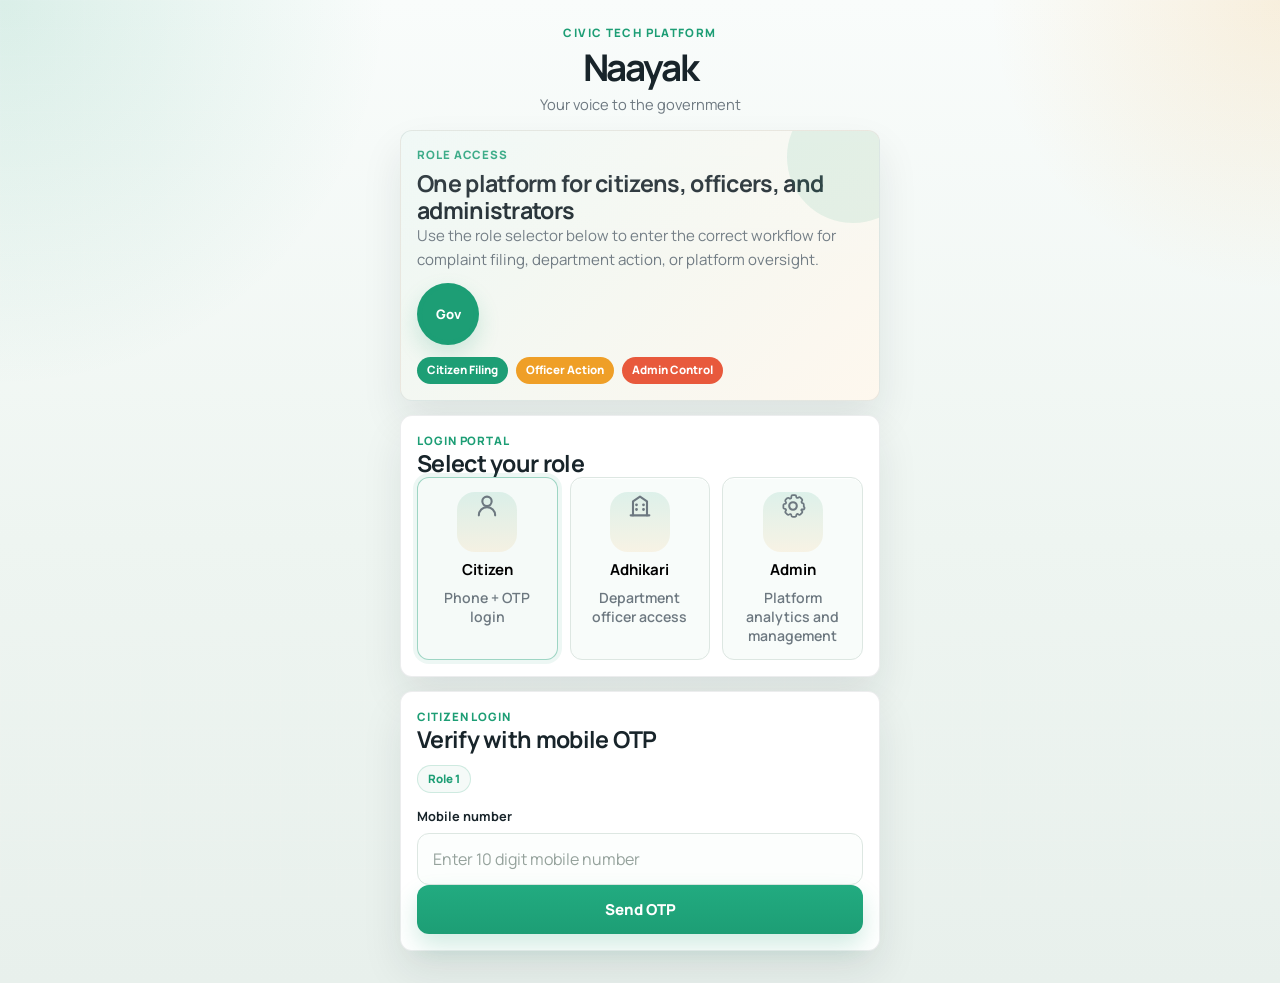
<file: frontend/index.html>
<!DOCTYPE html>
<html lang="en">
<head>
    <meta charset="UTF-8">
    <meta name="viewport" content="width=device-width, initial-scale=1.0">
    <title>Naayak | Role Login</title>
    <link rel="preconnect" href="https://fonts.googleapis.com">
    <link rel="preconnect" href="https://fonts.gstatic.com" crossorigin>
    <link href="https://fonts.googleapis.com/css2?family=Manrope:wght@400;500;600;700;800&display=swap" rel="stylesheet">
    <link rel="stylesheet" href="style.css">
</head>
<body>
    <main class="app-shell">
        <div class="mobile-frame">
            <header class="top-header">
                <p class="top-header-kicker" data-i18n="kicker_civic_tech">Civic Tech Platform</p>
                <h1 class="brand-title">Naayak</h1>
                <p class="brand-subtitle" data-i18n="subtitle_voice">Your voice to the government</p>
            </header>

            <section class="hero-card">
                <div class="eyebrow" data-i18n="eyebrow_role_access">Role Access</div>
                <div class="hero-row">
                    <div>
                        <h2 data-i18n="hero_heading">One platform for citizens, officers, and administrators</h2>
                        <p data-i18n="hero_desc">Use the role selector below to enter the correct workflow for complaint filing, department action, or platform oversight.</p>
                    </div>
                    <div class="seal-mark">Gov</div>
                </div>
                <div class="hero-badges">
                    <span class="badge badge-green" data-i18n="badge_citizen_filing">Citizen Filing</span>
                    <span class="badge badge-yellow" data-i18n="badge_officer_action">Officer Action</span>
                    <span class="badge badge-red" data-i18n="badge_admin_control">Admin Control</span>
                </div>
            </section>

            <section class="card section-card">
                <div class="section-head">
                    <div>
                        <p class="section-kicker" data-i18n="login_portal">Login Portal</p>
                        <h2 data-i18n="select_role">Select your role</h2>
                    </div>
                </div>

                <div class="role-selector role-grid">
                    <button type="button" id="citizenRoleBtn" class="role-card active-role" onclick="selectRole('citizen')">
                        <span class="role-icon" aria-hidden="true">
                            <svg viewBox="0 0 24 24" fill="none">
                                <path d="M12 12a4 4 0 1 0-4-4 4 4 0 0 0 4 4Z" stroke="currentColor" stroke-width="1.8" stroke-linecap="round" stroke-linejoin="round"/>
                                <path d="M5 20a7 7 0 0 1 14 0" stroke="currentColor" stroke-width="1.8" stroke-linecap="round" stroke-linejoin="round"/>
                            </svg>
                        </span>
                        <strong data-i18n="role_citizen">Citizen</strong>
                        <span class="role-copy" data-i18n="role_citizen_desc">Phone + OTP login</span>
                    </button>
                    <button type="button" id="adhikariRoleBtn" class="role-card" onclick="selectRole('adhikari')">
                        <span class="role-icon" aria-hidden="true">
                            <svg viewBox="0 0 24 24" fill="none">
                                <path d="M4 20h16" stroke="currentColor" stroke-width="1.8" stroke-linecap="round"/>
                                <path d="M6 20V8l6-4 6 4v12" stroke="currentColor" stroke-width="1.8" stroke-linecap="round" stroke-linejoin="round"/>
                                <path d="M9 11h.01M15 11h.01M9 15h.01M15 15h.01" stroke="currentColor" stroke-width="2.4" stroke-linecap="round"/>
                            </svg>
                        </span>
                        <strong data-i18n="role_adhikari">Adhikari</strong>
                        <span class="role-copy" data-i18n="role_adhikari_desc">Department officer access</span>
                    </button>
                    <button type="button" id="adminRoleBtn" class="role-card" onclick="selectRole('admin')">
                        <span class="role-icon" aria-hidden="true">
                            <svg viewBox="0 0 24 24" fill="none">
                                <path d="M12 8.75a3.25 3.25 0 1 0 0 6.5 3.25 3.25 0 0 0 0-6.5Z" stroke="currentColor" stroke-width="1.8"/>
                                <path d="M19.4 15a1 1 0 0 0 .2 1.1l.05.05a1.25 1.25 0 0 1 0 1.77l-1.27 1.27a1.25 1.25 0 0 1-1.77 0l-.05-.05a1 1 0 0 0-1.1-.2 1 1 0 0 0-.6.92V20a1.25 1.25 0 0 1-1.25 1.25h-1.8A1.25 1.25 0 0 1 10.56 20v-.08a1 1 0 0 0-.6-.92 1 1 0 0 0-1.1.2l-.05.05a1.25 1.25 0 0 1-1.77 0l-1.27-1.27a1.25 1.25 0 0 1 0-1.77l.05-.05a1 1 0 0 0 .2-1.1 1 1 0 0 0-.92-.6H5a1.25 1.25 0 0 1-1.25-1.25v-1.8A1.25 1.25 0 0 1 5 10.11h.08a1 1 0 0 0 .92-.6 1 1 0 0 0-.2-1.1l-.05-.05a1.25 1.25 0 0 1 0-1.77l1.27-1.27a1.25 1.25 0 0 1 1.77 0l.05.05a1 1 0 0 0 1.1.2h.02a1 1 0 0 0 .58-.92V4a1.25 1.25 0 0 1 1.25-1.25h1.8A1.25 1.25 0 0 1 14.81 4v.08a1 1 0 0 0 .6.92 1 1 0 0 0 1.1-.2l.05-.05a1.25 1.25 0 0 1 1.77 0l1.27 1.27a1.25 1.25 0 0 1 0 1.77l-.05.05a1 1 0 0 0-.2 1.1v.02a1 1 0 0 0 .92.58H20a1.25 1.25 0 0 1 1.25 1.25v1.8A1.25 1.25 0 0 1 20 14.81h-.08a1 1 0 0 0-.92.6Z" stroke="currentColor" stroke-width="1.5" stroke-linecap="round" stroke-linejoin="round"/>
                            </svg>
                        </span>
                        <strong data-i18n="role_admin">Admin</strong>
                        <span class="role-copy" data-i18n="role_admin_desc">Platform analytics and management</span>
                    </button>
                </div>
            </section>

            <section id="citizenLogin" class="card section-card screen-panel active-screen">
                <div class="section-head">
                    <div>
                        <p class="section-kicker" data-i18n="citizen_login_kicker">Citizen Login</p>
                        <h2 data-i18n="citizen_login_heading">Verify with mobile OTP</h2>
                    </div>
                    <span class="section-tag" data-i18n="role_tag_1">Role 1</span>
                </div>

                <label class="field-label" for="citizenPhone" data-i18n="label_mobile">Mobile number</label>
                <input type="tel" id="citizenPhone" placeholder="Enter 10 digit mobile number" data-i18n-placeholder="placeholder_mobile" maxlength="10">

                <button class="btn btn-primary" type="button" onclick="sendCitizenOTP()" data-i18n="btn_send_otp">Send OTP</button>

                <div id="citizenOtpBox" class="otp-panel hidden">
                    <label class="field-label" for="citizenOtp" data-i18n="label_verification_code">Verification code</label>
                    <input type="text" id="citizenOtp" placeholder="Use 123456 for demo" data-i18n-placeholder="placeholder_otp" maxlength="6">
                    <button class="btn btn-primary" type="button" onclick="loginCitizen()" data-i18n="btn_continue_citizen">Continue as Citizen</button>
                </div>
            </section>

            <section id="adhikariLogin" class="card section-card screen-panel hidden">
                <div class="section-head">
                    <div>
                        <p class="section-kicker" data-i18n="adhikari_login_kicker">Adhikari Login</p>
                        <h2 data-i18n="adhikari_login_heading">Department officer access</h2>
                    </div>
                    <span class="section-tag" data-i18n="role_tag_2">Role 2</span>
                </div>

                <div class="credential-card">
                    <strong data-i18n="demo_credentials">Demo credentials</strong>
                    <p>Email: `roads.officer@gov.in`</p>
                    <p>Password: `adhikari123`</p>
                </div>

                <label class="field-label" for="adhikariEmail" data-i18n="label_official_email">Official email</label>
                <input type="email" id="adhikariEmail" placeholder="Enter officer email" data-i18n-placeholder="placeholder_officer_email">

                <label class="field-label" for="adhikariPassword" data-i18n="label_password">Password</label>
                <input type="password" id="adhikariPassword" placeholder="Enter password" data-i18n-placeholder="placeholder_password">

                <button class="btn btn-primary" type="button" onclick="loginAdhikari()" data-i18n="btn_continue_adhikari">Continue as Adhikari</button>
            </section>

            <section id="adminLogin" class="card section-card screen-panel hidden">
                <div class="section-head">
                    <div>
                        <p class="section-kicker" data-i18n="admin_login_kicker">Admin Login</p>
                        <h2 data-i18n="admin_login_heading">Platform administration access</h2>
                    </div>
                    <span class="section-tag" data-i18n="role_tag_3">Role 3</span>
                </div>

                <div class="credential-card">
                    <strong data-i18n="demo_credentials">Demo credentials</strong>
                    <p>Email: `admin@naayak.gov.in`</p>
                    <p>Password: `admin123`</p>
                </div>

                <label class="field-label" for="adminEmail" data-i18n="label_admin_email">Admin email</label>
                <input type="email" id="adminEmail" placeholder="Enter admin email" data-i18n-placeholder="placeholder_admin_email">

                <label class="field-label" for="adminPassword" data-i18n="label_password">Password</label>
                <input type="password" id="adminPassword" placeholder="Enter password" data-i18n-placeholder="placeholder_password">

                <button class="btn btn-primary" type="button" onclick="loginAdmin()" data-i18n="btn_continue_admin">Continue as Admin</button>
            </section>
        </div>
    </main>

    <script src="script.js"></script>
</body>
</html>
</file>
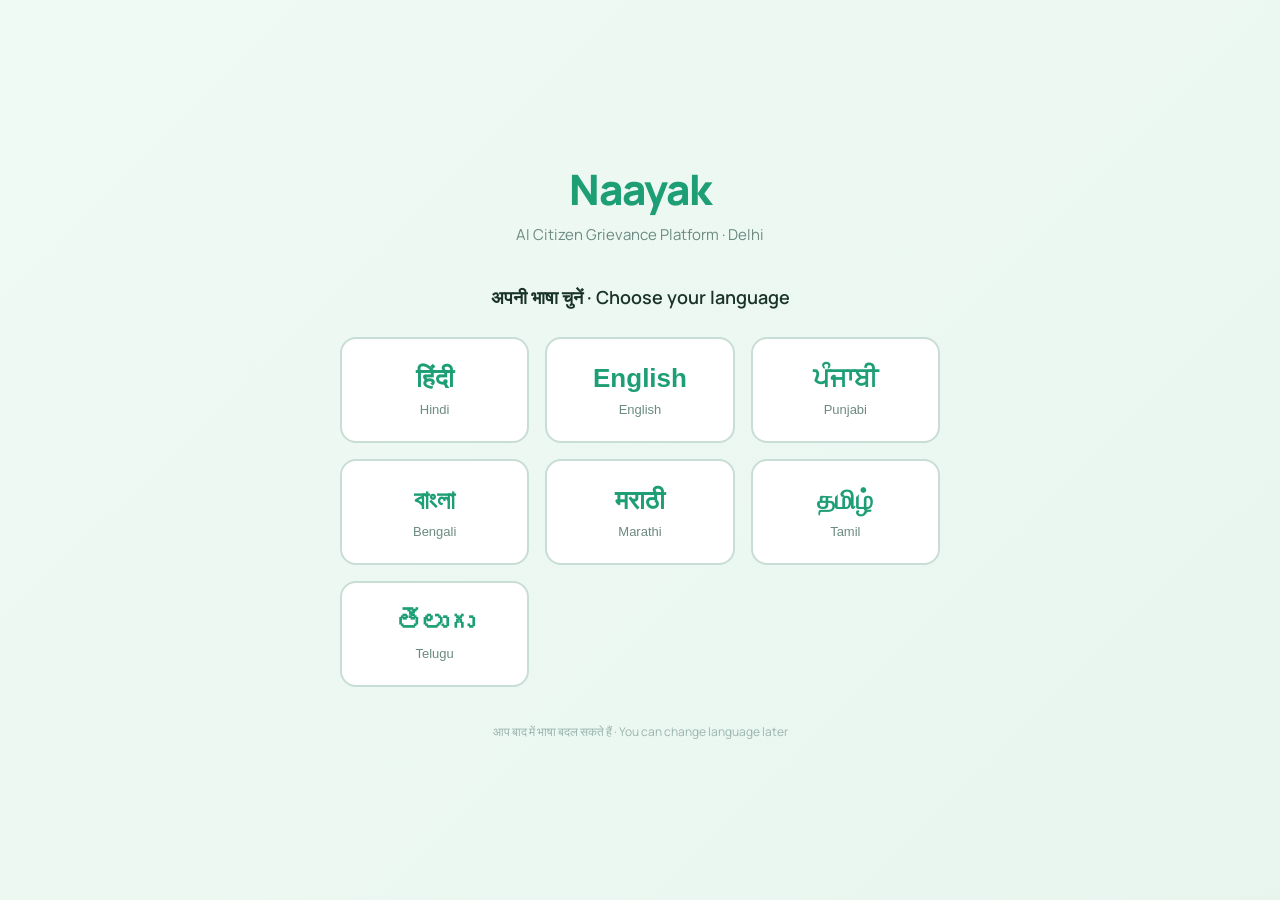
<file: frontend/lang.html>
<!DOCTYPE html>
<html lang="en">
<head>
    <meta charset="UTF-8">
    <meta name="viewport" content="width=device-width, initial-scale=1.0">
    <title>Naayak | Choose Language</title>
    <link rel="preconnect" href="https://fonts.googleapis.com">
    <link href="https://fonts.googleapis.com/css2?family=Manrope:wght@400;600;700;800&display=swap" rel="stylesheet">
    <style>
        * { margin: 0; padding: 0; box-sizing: border-box; }

        body {
            min-height: 100vh;
            background: linear-gradient(135deg, #f0faf5 0%, #e8f5ef 100%);
            display: flex;
            flex-direction: column;
            align-items: center;
            justify-content: center;
            font-family: 'Manrope', sans-serif;
            padding: 24px;
        }

        .brand {
            text-align: center;
            margin-bottom: 40px;
        }

        .brand-name {
            font-size: 42px;
            font-weight: 800;
            color: #1D9E75;
            letter-spacing: -1px;
        }

        .brand-tagline {
            font-size: 15px;
            color: #6b8a80;
            margin-top: 6px;
        }

        .prompt {
            font-size: 18px;
            font-weight: 600;
            color: #1a3329;
            text-align: center;
            margin-bottom: 28px;
        }

        .lang-grid {
            display: grid;
            grid-template-columns: repeat(auto-fit, minmax(160px, 1fr));
            gap: 16px;
            width: 100%;
            max-width: 600px;
        }

        .lang-btn {
            background: #fff;
            border: 2px solid #c8ddd5;
            border-radius: 16px;
            padding: 24px 16px;
            cursor: pointer;
            text-align: center;
            transition: all 0.2s;
            text-decoration: none;
            display: flex;
            flex-direction: column;
            align-items: center;
            gap: 8px;
        }

        .lang-btn:hover {
            border-color: #1D9E75;
            background: #edf7f3;
            transform: translateY(-2px);
            box-shadow: 0 8px 24px rgba(29,158,117,0.15);
        }

        .lang-native {
            font-size: 26px;
            font-weight: 700;
            color: #1D9E75;
            line-height: 1.2;
        }

        .lang-english {
            font-size: 13px;
            color: #6b8a80;
            font-weight: 500;
        }

        .footer-note {
            margin-top: 36px;
            font-size: 12px;
            color: #9bb5ae;
            text-align: center;
        }
    </style>
</head>
<body>

    <div class="brand">
        <div class="brand-name">Naayak</div>
        <div class="brand-tagline">AI Citizen Grievance Platform · Delhi</div>
    </div>

    <p class="prompt">अपनी भाषा चुनें · Choose your language</p>

    <div class="lang-grid">
        <button class="lang-btn" onclick="selectLang('Hindi')">
            <span class="lang-native">हिंदी</span>
            <span class="lang-english">Hindi</span>
        </button>
        <button class="lang-btn" onclick="selectLang('English')">
            <span class="lang-native">English</span>
            <span class="lang-english">English</span>
        </button>
        <button class="lang-btn" onclick="selectLang('Punjabi')">
            <span class="lang-native">ਪੰਜਾਬੀ</span>
            <span class="lang-english">Punjabi</span>
        </button>
        <button class="lang-btn" onclick="selectLang('Bengali')">
            <span class="lang-native">বাংলা</span>
            <span class="lang-english">Bengali</span>
        </button>
        <button class="lang-btn" onclick="selectLang('Marathi')">
            <span class="lang-native">मराठी</span>
            <span class="lang-english">Marathi</span>
        </button>
        <button class="lang-btn" onclick="selectLang('Tamil')">
            <span class="lang-native">தமிழ்</span>
            <span class="lang-english">Tamil</span>
        </button>
        <button class="lang-btn" onclick="selectLang('Telugu')">
            <span class="lang-native">తెలుగు</span>
            <span class="lang-english">Telugu</span>
        </button>
    </div>

    <p class="footer-note">आप बाद में भाषा बदल सकते हैं · You can change language later</p>

    <script>
        function selectLang(lang) {
            localStorage.setItem('naayak_lang', lang);
            window.location.href = 'index.html';
        }

        // If language already selected, skip this page
        if (localStorage.getItem('naayak_lang')) {
            window.location.href = 'index.html';
        }
    </script>

</body>
</html>
</file>
<file: frontend/style.css>
:root {
    --green: #1D9E75;
    --red: #E8593C;
    --yellow: #EF9F27;
    --ink: #18242a;
    --muted: #6d7880;
    --line: #dde7e2;
    --line-strong: #cbd8d2;
    --surface: #ffffff;
    --surface-soft: #f8fcfa;
    --canvas: #edf5f1;
    --sidebar: #173129;
    --shadow-sm: 0 10px 26px rgba(24, 36, 42, 0.06);
    --shadow-md: 0 20px 42px rgba(24, 36, 42, 0.09);
    --radius-xl: 12px;
    --radius-lg: 12px;
    --radius-md: 12px;
    --radius-sm: 12px;
    --space-1: 8px;
    --space-2: 12px;
    --space-3: 16px;
    --space-4: 20px;
    --space-5: 24px;
    --space-6: 32px;
}

*,
*::before,
*::after {
    box-sizing: border-box;
    min-width: 0;
}

html {
    scroll-behavior: smooth;
}

body {
    margin: 0;
    min-height: 100vh;
    font-family: "Manrope", sans-serif;
    color: var(--ink);
    background:
        radial-gradient(circle at top left, rgba(29, 158, 117, 0.14), transparent 24%),
        radial-gradient(circle at top right, rgba(239, 159, 39, 0.14), transparent 18%),
        linear-gradient(180deg, #f9fcfb 0%, #eef5f1 55%, #e8f0ec 100%);
}

body::before {
    content: "";
    position: fixed;
    inset: 0;
    pointer-events: none;
    background-image:
        linear-gradient(rgba(255, 255, 255, 0.22) 1px, transparent 1px),
        linear-gradient(90deg, rgba(255, 255, 255, 0.22) 1px, transparent 1px);
    background-size: 28px 28px;
    opacity: 0.24;
}

img,
canvas {
    display: block;
    max-width: 100%;
}

a {
    color: inherit;
}

h1,
h2,
h3,
h4,
p {
    margin: 0;
}

h1 {
    font-size: clamp(1.75rem, 6vw, 2.1rem);
    line-height: 1.05;
    letter-spacing: -0.04em;
}

h2 {
    font-size: clamp(1.18rem, 4.6vw, 1.45rem);
    line-height: 1.16;
    letter-spacing: -0.03em;
}

h3 {
    font-size: clamp(0.96rem, 3.6vw, 1.05rem);
    line-height: 1.3;
}

p {
    color: var(--muted);
    line-height: 1.58;
    font-size: 0.94rem;
}

.app-shell {
    min-height: 100vh;
    display: flex;
    justify-content: center;
    padding: 16px 12px 32px;
}

.mobile-frame,
.container {
    width: 100%;
    max-width: 480px;
    display: grid;
    gap: 14px;
    margin: 0 auto;
}

.dashboard-shell {
    width: 100%;
    max-width: 480px;
    min-height: 100vh;
    display: grid;
    gap: 14px;
    margin: 0 auto;
    padding: 16px 12px 32px;
}

.side-panel {
    display: grid;
    gap: 16px;
    background: linear-gradient(180deg, rgba(23, 49, 41, 0.98), rgba(15, 36, 29, 0.98));
    color: #f2fbf8;
    padding: 16px;
    border-radius: 12px;
    box-shadow: var(--shadow-md);
}

.side-panel p {
    color: rgba(242, 251, 248, 0.72);
}

.side-brand {
    display: grid;
    gap: 6px;
}

.brand-title-left {
    color: #ffffff;
}

.side-nav {
    display: grid;
    gap: 10px;
}

.side-link {
    display: block;
    text-decoration: none;
    padding: 12px 14px;
    border-radius: 12px;
    background: rgba(255, 255, 255, 0.06);
    color: #f3fbf8;
    font-size: 0.93rem;
    font-weight: 700;
    transition: transform 0.2s ease, background-color 0.2s ease, opacity 0.2s ease;
}

.side-link:hover {
    transform: translateY(-1px);
    background: rgba(255, 255, 255, 0.11);
}

.active-link {
    background: rgba(29, 158, 117, 0.3);
}

.dashboard-main {
    display: grid;
    gap: 14px;
}

.dashboard-grid {
    display: grid;
    gap: 14px;
}

.top-header {
    display: grid;
    gap: 6px;
    text-align: center;
    padding: 8px 12px 0;
    position: relative;
}

.logout-btn {
    position: absolute;
    top: 10px;
    right: 12px;
    font-size: 0.75rem;
    font-weight: 700;
    color: var(--green);
    text-decoration: none;
    background: rgba(0,0,0,0.06);
    padding: 4px 10px;
    border-radius: 20px;
    transition: background 0.2s;
}

.logout-btn:hover {
    background: rgba(0,0,0,0.12);
}

.top-header-kicker {
    font-size: 0.72rem;
    font-weight: 800;
    letter-spacing: 0.12em;
    text-transform: uppercase;
    color: var(--green);
}

.brand-title {
    font-size: clamp(1.95rem, 7vw, 2.3rem);
    letter-spacing: -0.06em;
}

.brand-subtitle {
    font-size: 0.92rem;
}

.card,
.hero-card,
.table-card {
    position: relative;
    width: 100%;
    background: var(--surface);
    border: 1px solid rgba(24, 36, 42, 0.08);
    border-radius: 12px;
    box-shadow: var(--shadow-md);
    padding: 16px;
}

.hero-card {
    overflow: hidden;
    background:
        linear-gradient(135deg, rgba(29, 158, 117, 0.08), rgba(239, 159, 39, 0.08)),
        var(--surface);
}

.hero-card::before {
    content: "";
    position: absolute;
    inset: 0;
    pointer-events: none;
    background: linear-gradient(180deg, rgba(255, 255, 255, 0.18), transparent 55%);
}

.hero-card::after {
    content: "";
    position: absolute;
    top: -40px;
    right: -40px;
    width: 132px;
    height: 132px;
    border-radius: 50%;
    background: rgba(29, 158, 117, 0.1);
}

.section-card {
    backdrop-filter: blur(10px);
}

@keyframes screen-enter {
    from {
        opacity: 0;
        transform: translateY(10px);
    }

    to {
        opacity: 1;
        transform: translateY(0);
    }
}

@keyframes spin {
    from {
        transform: rotate(0deg);
    }

    to {
        transform: rotate(360deg);
    }
}

.eyebrow,
.section-kicker,
.kpi-label,
.result-label,
.table-label {
    font-size: 0.72rem;
    font-weight: 800;
    letter-spacing: 0.08em;
    text-transform: uppercase;
    color: var(--green);
}

.hero-row,
.section-head,
.quick-stats,
.service-grid,
.result-grid,
.kpi-grid,
.action-stack,
.queue-list,
.table-toolbar,
.role-selector,
.management-list,
.flow-stepper,
.tracking-timeline {
    display: grid;
    gap: 12px;
}

.hero-row,
.section-head {
    grid-template-columns: 1fr;
    align-items: start;
}

.hero-row {
    margin: 8px 0 12px;
}

.hero-badges {
    display: flex;
    flex-wrap: wrap;
    gap: 8px;
    align-items: flex-start;
}

.quick-stats,
.service-grid,
.result-grid,
.kpi-grid {
    grid-template-columns: 1fr;
}

.result-row-compact {
    display: grid;
    grid-template-columns: repeat(2, minmax(0, 1fr));
    gap: 12px;
}

.mini-stat,
.service-tile,
.result-tile,
.kpi-card,
.credential-card,
.management-item,
.role-card {
    width: 100%;
    border: 1px solid var(--line);
    border-radius: 12px;
    padding: 14px;
    background: var(--surface-soft);
    box-shadow: inset 0 1px 0 rgba(255, 255, 255, 0.92);
}

.mini-stat strong,
.kpi-card strong {
    display: block;
    margin-bottom: 4px;
    font-size: clamp(1.3rem, 5vw, 1.55rem);
    line-height: 1;
}

.kpi-value-red {
    color: var(--red);
}

.kpi-value-amber {
    color: #b56a00;
}

.kpi-value-green {
    color: var(--green);
}

.service-tile strong,
.result-tile strong,
.role-card strong,
.management-item strong,
.credential-card strong {
    display: block;
    line-height: 1.32;
}

#predictionCard {
    background: #ffffff;
    border-radius: 16px;
    box-shadow: 0 14px 32px rgba(24, 36, 42, 0.08);
    border-left: 5px solid var(--line);
}

#predictionCard:has(#escalationRisk.badge-red) {
    border-left-color: var(--red);
}

#predictionCard:has(#escalationRisk.badge-yellow) {
    border-left-color: var(--yellow);
}

#predictionCard:has(#escalationRisk.badge-green) {
    border-left-color: var(--green);
}

.progress-bar-container {
    width: 100%;
    height: 12px;
    border-radius: 999px;
    overflow: hidden;
    background: #e8efeb;
    box-shadow: inset 0 1px 2px rgba(24, 36, 42, 0.08);
}

.progress-bar {
    width: 0;
    height: 100%;
    border-radius: inherit;
    background: var(--yellow);
    transition: width 0.45s ease, background-color 0.3s ease;
}

.bulk-banner {
    background: linear-gradient(135deg, #fff4d8, #fde8b8);
    color: #764d00;
    padding: 14px 16px;
    border-radius: 12px;
    border: 1px solid rgba(239, 159, 39, 0.35);
    margin-bottom: 16px;
    text-align: left;
    font-weight: 600;
}

.bulk-banner strong {
    display: block;
    margin-bottom: 4px;
    color: #8a5a06;
}

.role-card {
    text-align: center;
    cursor: pointer;
    transition: transform 0.2s ease, border-color 0.2s ease, box-shadow 0.2s ease;
    display: grid;
    justify-items: center;
    align-content: start;
    gap: 8px;
    min-height: 168px;
}

.role-card span {
    display: block;
    color: var(--muted);
    font-size: 0.88rem;
    font-weight: 600;
}

.role-grid {
    grid-template-columns: repeat(3, minmax(0, 1fr));
}

.role-icon {
    width: 60px;
    height: 60px;
    display: grid;
    place-items: center;
    border-radius: 18px;
    color: var(--green);
    background: linear-gradient(180deg, rgba(29, 158, 117, 0.12), rgba(239, 159, 39, 0.1));
}

.role-icon svg {
    width: 28px;
    height: 28px;
}

.role-copy {
    margin-top: 0;
}

.role-card:hover {
    transform: translateY(-1px);
}

.active-role {
    border-color: rgba(29, 158, 117, 0.4);
    box-shadow: 0 0 0 4px rgba(29, 158, 117, 0.08);
    background: #f5faf8;
}

.seal-mark {
    width: 62px;
    min-width: 62px;
    height: 62px;
    display: grid;
    place-items: center;
    border-radius: 50%;
    color: var(--surface);
    font-size: 0.82rem;
    font-weight: 800;
    background: var(--green);
    border: 5px solid rgba(29, 158, 117, 0.12);
    box-shadow: 0 10px 22px rgba(29, 158, 117, 0.18);
}

.field-label {
    display: block;
    margin: 14px 0 8px;
    font-size: 0.8rem;
    font-weight: 700;
    color: var(--ink);
}

input,
select,
textarea,
button {
    width: 100%;
    max-width: 100%;
    font: inherit;
}

input,
select,
textarea {
    border: 1px solid var(--line);
    border-radius: 12px;
    padding: 14px 15px;
    background: #fcfefd;
    color: var(--ink);
    outline: none;
    transition: border-color 0.2s ease, box-shadow 0.2s ease, background-color 0.2s ease, transform 0.2s ease;
}

.visually-hidden {
    position: absolute;
    width: 1px;
    height: 1px;
    padding: 0;
    margin: -1px;
    overflow: hidden;
    clip: rect(0, 0, 0, 0);
    white-space: nowrap;
    border: 0;
}

.flow-stepper {
    grid-template-columns: repeat(4, minmax(0, 1fr));
    margin-bottom: 8px;
    overflow-x: auto;
    padding-bottom: 4px;
    scrollbar-width: none;
}

.flow-stepper::-webkit-scrollbar {
    display: none;
}

.flow-step {
    position: relative;
    display: grid;
    gap: 8px;
    padding: 14px 10px 10px;
    border-radius: 14px;
    border: 1px solid var(--line);
    background: #fbfdfc;
}

.flow-step::after {
    content: "";
    position: absolute;
    top: 28px;
    left: calc(100% - 8px);
    width: 16px;
    height: 2px;
    background: var(--line-strong);
}

.flow-step:last-child::after {
    display: none;
}

.flow-step strong {
    display: block;
    font-size: 0.84rem;
}

.flow-step span:last-child {
    color: var(--muted);
    font-size: 0.75rem;
    line-height: 1.35;
}

.flow-step-index {
    width: 28px;
    height: 28px;
    display: grid;
    place-items: center;
    border-radius: 999px;
    font-size: 0.78rem;
    font-weight: 800;
    color: var(--muted);
    background: #eef4f1;
}

.flow-step.is-complete .flow-step-index,
.flow-step.is-current .flow-step-index {
    color: #ffffff;
    background: var(--green);
}

.flow-step.is-current {
    border-color: rgba(29, 158, 117, 0.28);
    box-shadow: 0 0 0 4px rgba(29, 158, 117, 0.08);
}

.chip-scroll {
    display: flex;
    gap: 10px;
    overflow-x: auto;
    padding: 2px 2px 6px;
    margin-bottom: 2px;
    scrollbar-width: none;
    -webkit-overflow-scrolling: touch;
}

.chip-scroll::-webkit-scrollbar {
    display: none;
}

.category-chip {
    width: auto;
    flex: 0 0 auto;
    padding: 12px 16px;
    border: 1px solid rgba(24, 36, 42, 0.08);
    border-radius: 999px;
    background: #f7fbf9;
    color: var(--ink);
    box-shadow: none;
}

.category-chip.active-chip {
    color: #ffffff;
    background: linear-gradient(180deg, #22ab80 0%, var(--green) 100%);
    box-shadow: 0 10px 20px rgba(29, 158, 117, 0.18);
}

.department-tile {
    gap: 10px;
}

.department-inline {
    display: flex;
    flex-wrap: wrap;
    align-items: center;
    gap: 10px;
}

.copy-tag {
    width: auto;
    max-width: 100%;
    padding: 8px 12px;
    border-radius: 999px;
    border: 1px solid rgba(29, 158, 117, 0.18);
    background: rgba(29, 158, 117, 0.08);
    color: var(--green);
    font-size: 0.8rem;
    font-weight: 700;
    box-shadow: none;
}

.copy-tag:hover {
    background: rgba(29, 158, 117, 0.12);
}

.tracking-timeline {
    position: relative;
    gap: 0;
    margin-top: 10px;
}

.timeline-step {
    position: relative;
    display: grid;
    grid-template-columns: 36px 1fr;
    gap: 12px;
    padding: 0 0 18px;
}

.timeline-step::before {
    content: "";
    position: absolute;
    left: 17px;
    top: 38px;
    bottom: 0;
    width: 2px;
    background: var(--line);
}

.timeline-step:last-child::before {
    display: none;
}

.timeline-marker {
    width: 36px;
    height: 36px;
    display: grid;
    place-items: center;
    border-radius: 999px;
    font-size: 0.84rem;
    font-weight: 800;
    color: #75837c;
    background: #eef4f1;
    z-index: 1;
}

.timeline-content {
    padding: 6px 0 0;
}

.timeline-content strong {
    display: block;
    margin-bottom: 4px;
}

.timeline-step.is-done .timeline-marker {
    color: #ffffff;
    background: var(--green);
}

.timeline-step.is-current .timeline-marker {
    color: #ffffff;
    background: var(--yellow);
}

.timeline-step.is-current .timeline-content strong {
    color: #8a5a06;
}

.toast-stack {
    position: fixed;
    top: 18px;
    left: 50%;
    transform: translateX(-50%);
    width: min(440px, calc(100vw - 24px));
    display: grid;
    gap: 10px;
    z-index: 1000;
    pointer-events: none;
}

.toast {
    display: grid;
    gap: 4px;
    padding: 14px 16px;
    border-radius: 14px;
    border: 1px solid rgba(24, 36, 42, 0.08);
    background: rgba(255, 255, 255, 0.96);
    box-shadow: var(--shadow-md);
    animation: toast-in 0.26s ease both;
}

.toast strong {
    font-size: 0.9rem;
}

.toast p {
    font-size: 0.85rem;
}

.toast-success {
    border-left: 4px solid var(--green);
}

.toast-warning {
    border-left: 4px solid var(--yellow);
}

.toast-error {
    border-left: 4px solid var(--red);
}

@keyframes toast-in {
    from {
        opacity: 0;
        transform: translateY(-12px);
    }

    to {
        opacity: 1;
        transform: translateY(0);
    }
}

input::placeholder,
textarea::placeholder {
    color: #95a29c;
}

input:focus,
select:focus,
textarea:focus {
    border-color: rgba(29, 158, 117, 0.46);
    box-shadow: 0 0 0 4px rgba(29, 158, 117, 0.12);
    background: var(--surface);
}

textarea {
    min-height: 136px;
    resize: vertical;
}

.btn,
button {
    border: none;
    border-radius: 12px;
    padding: 14px 16px;
    font-size: 0.94rem;
    font-weight: 800;
    cursor: pointer;
    transition: transform 0.2s ease, box-shadow 0.2s ease, opacity 0.2s ease, filter 0.2s ease;
}

.btn:hover,
button:hover {
    transform: translateY(-1px);
    filter: saturate(1.02);
}

.btn:active,
button:active {
    transform: scale(0.98);
}

.btn-primary {
    color: var(--surface);
    background: linear-gradient(180deg, #22ab80 0%, var(--green) 100%);
    box-shadow: 0 12px 24px rgba(29, 158, 117, 0.2);
}

.btn-secondary {
    color: #8f5f12;
    background: rgba(239, 159, 39, 0.14);
    border: 1px solid rgba(239, 159, 39, 0.18);
}

.btn-danger {
    color: var(--surface);
    background: var(--red);
    box-shadow: 0 12px 24px rgba(232, 89, 60, 0.18);
}

#rtiNoticeText + button {
    color: #ffffff;
    background: linear-gradient(180deg, #fb923c 0%, #f97316 100%);
    border-radius: 12px;
    box-shadow: 0 12px 24px rgba(249, 115, 22, 0.24);
}

.badge,
.section-tag,
.status-pill,
.urgency-badge,
.department-badge {
    display: inline-flex;
    width: fit-content;
    max-width: 100%;
    align-items: center;
    justify-content: center;
    padding: 6px 10px;
    border-radius: 999px;
    font-size: 0.72rem;
    line-height: 1.25;
    font-weight: 800;
    white-space: normal;
    word-break: break-word;
    text-align: center;
    color: #ffffff;
}

.badge-green,
.status-pill-green,
.urgency-low {
    background: var(--green);
}

.badge-yellow,
.status-pill-yellow,
.urgency-medium {
    background: var(--yellow);
}

.badge-red,
.status-pill-red,
.urgency-high {
    background: var(--red);
}

.department-badge {
    background: #24433a;
}

.section-tag {
    color: var(--green);
    background: #f5faf8;
    border: 1px solid rgba(29, 158, 117, 0.18);
}

.otp-panel {
    margin-top: 12px;
}

.insight-panel {
    margin: 14px 0;
    padding: 14px;
    border: 1px solid rgba(29, 158, 117, 0.14);
    border-radius: 12px;
    background: linear-gradient(135deg, rgba(29, 158, 117, 0.08), rgba(239, 159, 39, 0.08));
}

.loading-card {
    min-height: 240px;
    display: grid;
    place-items: center;
    align-content: center;
    gap: 14px;
    text-align: center;
    padding: 12px 4px;
}

.spinner {
    width: 50px;
    height: 50px;
    border-radius: 50%;
    border: 4px solid rgba(29, 158, 117, 0.16);
    border-top-color: var(--green);
    animation: spin 0.8s linear infinite;
}

.service-tile,
.queue-item {
    display: flex;
    align-items: center;
    justify-content: space-between;
    gap: 10px;
}

.service-dot {
    width: 10px;
    height: 10px;
    border-radius: 50%;
    flex-shrink: 0;
}

.dot-green {
    background: var(--green);
}

.dot-red {
    background: var(--red);
}

.dot-yellow {
    background: var(--yellow);
}

.text-link {
    display: inline-block;
    text-align: center;
    color: var(--green);
    text-decoration: none;
    font-weight: 800;
    padding: 6px 0;
    transition: color 0.2s ease, opacity 0.2s ease;
}

.text-link:hover {
    text-decoration: underline;
}

.hidden {
    display: none;
}

.active-screen {
    display: block;
    animation: screen-enter 0.35s ease both;
}

.table-card {
    overflow: hidden;
    padding: 0;
}

.table-toolbar {
    padding: 16px 16px 0;
}

.table-wrap {
    width: 100%;
    max-width: 100%;
    overflow-x: auto;
    overflow-y: hidden;
    -webkit-overflow-scrolling: touch;
    padding: 0 10px 10px;
}

.chart-panel {
    min-height: 220px;
    padding-top: 6px;
}

table {
    width: 100%;
    min-width: 420px;
    border-collapse: separate;
    border-spacing: 0;
    font-size: 0.84rem;
    background: var(--surface);
    border: 1px solid var(--line);
    border-radius: 12px;
    overflow: hidden;
}

thead th {
    padding: 12px 14px;
    text-align: left;
    font-size: 0.72rem;
    font-weight: 800;
    letter-spacing: 0.05em;
    text-transform: uppercase;
    color: var(--green);
    background: #f6fbf9;
    border-bottom: 1px solid var(--line);
}

tbody td {
    padding: 13px 14px;
    color: var(--ink);
    border-bottom: 1px solid var(--line);
    vertical-align: middle;
    background: var(--surface);
}

tbody tr.urgency-row-high td:first-child {
    box-shadow: inset 4px 0 0 var(--red);
}

tbody tr.urgency-row-medium td:first-child {
    box-shadow: inset 4px 0 0 var(--yellow);
}

tbody tr.urgency-row-low td:first-child {
    box-shadow: inset 4px 0 0 var(--green);
}

tbody tr.urgency-row-high td {
    background: rgba(232, 89, 60, 0.045);
}

tbody tr.urgency-row-medium td {
    background: rgba(239, 159, 39, 0.055);
}

tbody tr.urgency-row-low td {
    background: rgba(29, 158, 117, 0.05);
}

tbody tr.hotspot-row td {
    background: rgba(0, 0, 0, 0.1);
}

tbody tr:last-child td {
    border-bottom: none;
}

.table-title-row {
    display: flex;
    flex-direction: column;
    align-items: flex-start;
    gap: 10px;
}

.table-chip {
    display: inline-flex;
    align-items: center;
    padding: 7px 10px;
    border-radius: 999px;
    background: rgba(29, 158, 117, 0.1);
    color: var(--green);
    font-size: 0.72rem;
    font-weight: 800;
}

.status-select {
    min-width: 120px;
    padding: 9px 11px;
    border-radius: 12px;
    border: 1px solid var(--line-strong);
    background: var(--surface);
    font-size: 0.82rem;
    font-weight: 700;
    transition: border-color 0.2s ease, box-shadow 0.2s ease;
}

.status-select:focus {
    border-color: rgba(29, 158, 117, 0.46);
    box-shadow: 0 0 0 4px rgba(29, 158, 117, 0.12);
    outline: none;
}

.ticket-code {
    font-weight: 800;
    letter-spacing: 0.01em;
}

.summary-cell {
    min-width: 190px;
}

.muted-cell {
    color: var(--muted);
}

@media (min-width: 700px) {
    .dashboard-shell {
        max-width: 1100px;
        grid-template-columns: 250px minmax(0, 1fr);
        align-items: start;
        padding: 18px;
    }

    .side-panel {
        position: sticky;
        top: 18px;
    }

    .dashboard-grid {
        grid-template-columns: repeat(2, minmax(0, 1fr));
    }

    .kpi-grid {
        grid-template-columns: repeat(4, minmax(0, 1fr));
    }

    .table-title-row {
        flex-direction: row;
        justify-content: space-between;
        align-items: center;
    }
}

@media (max-width: 520px) {
    .flow-stepper {
        grid-template-columns: repeat(4, minmax(116px, 1fr));
    }
}
</file>
